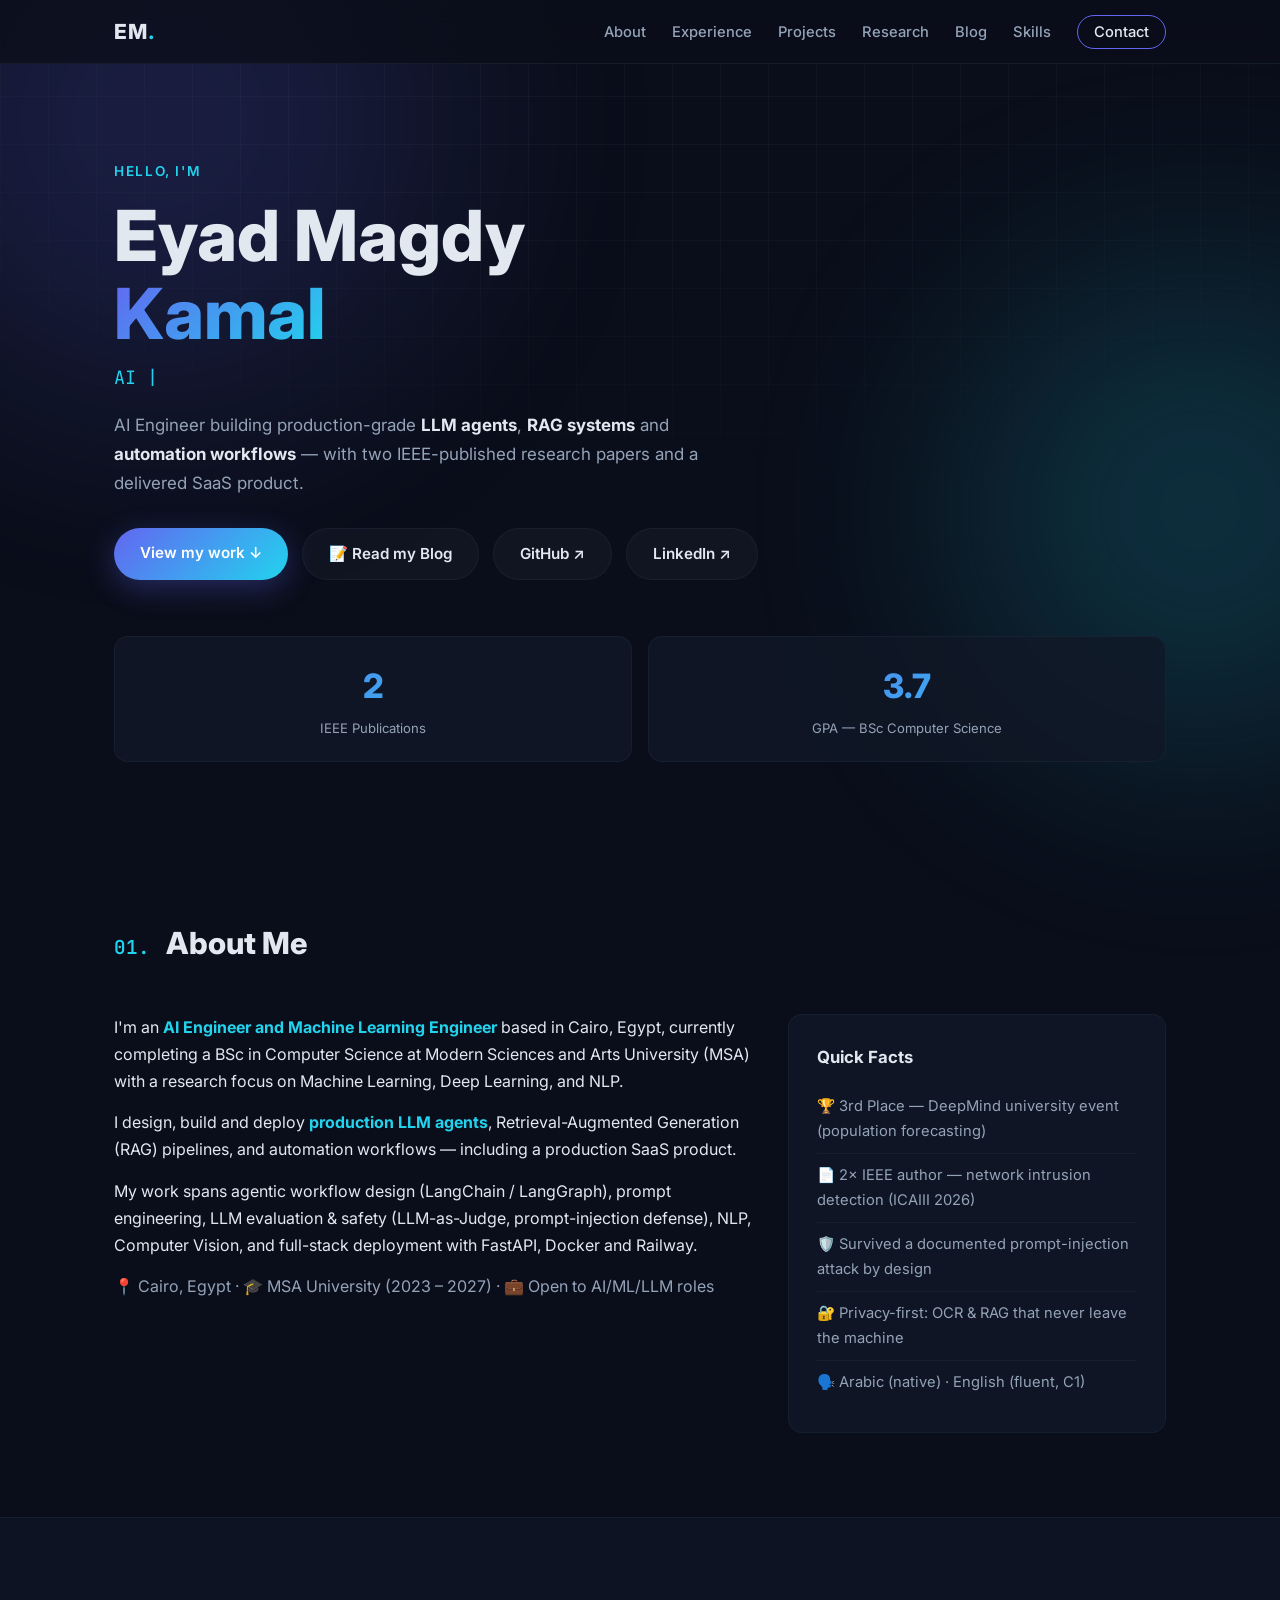
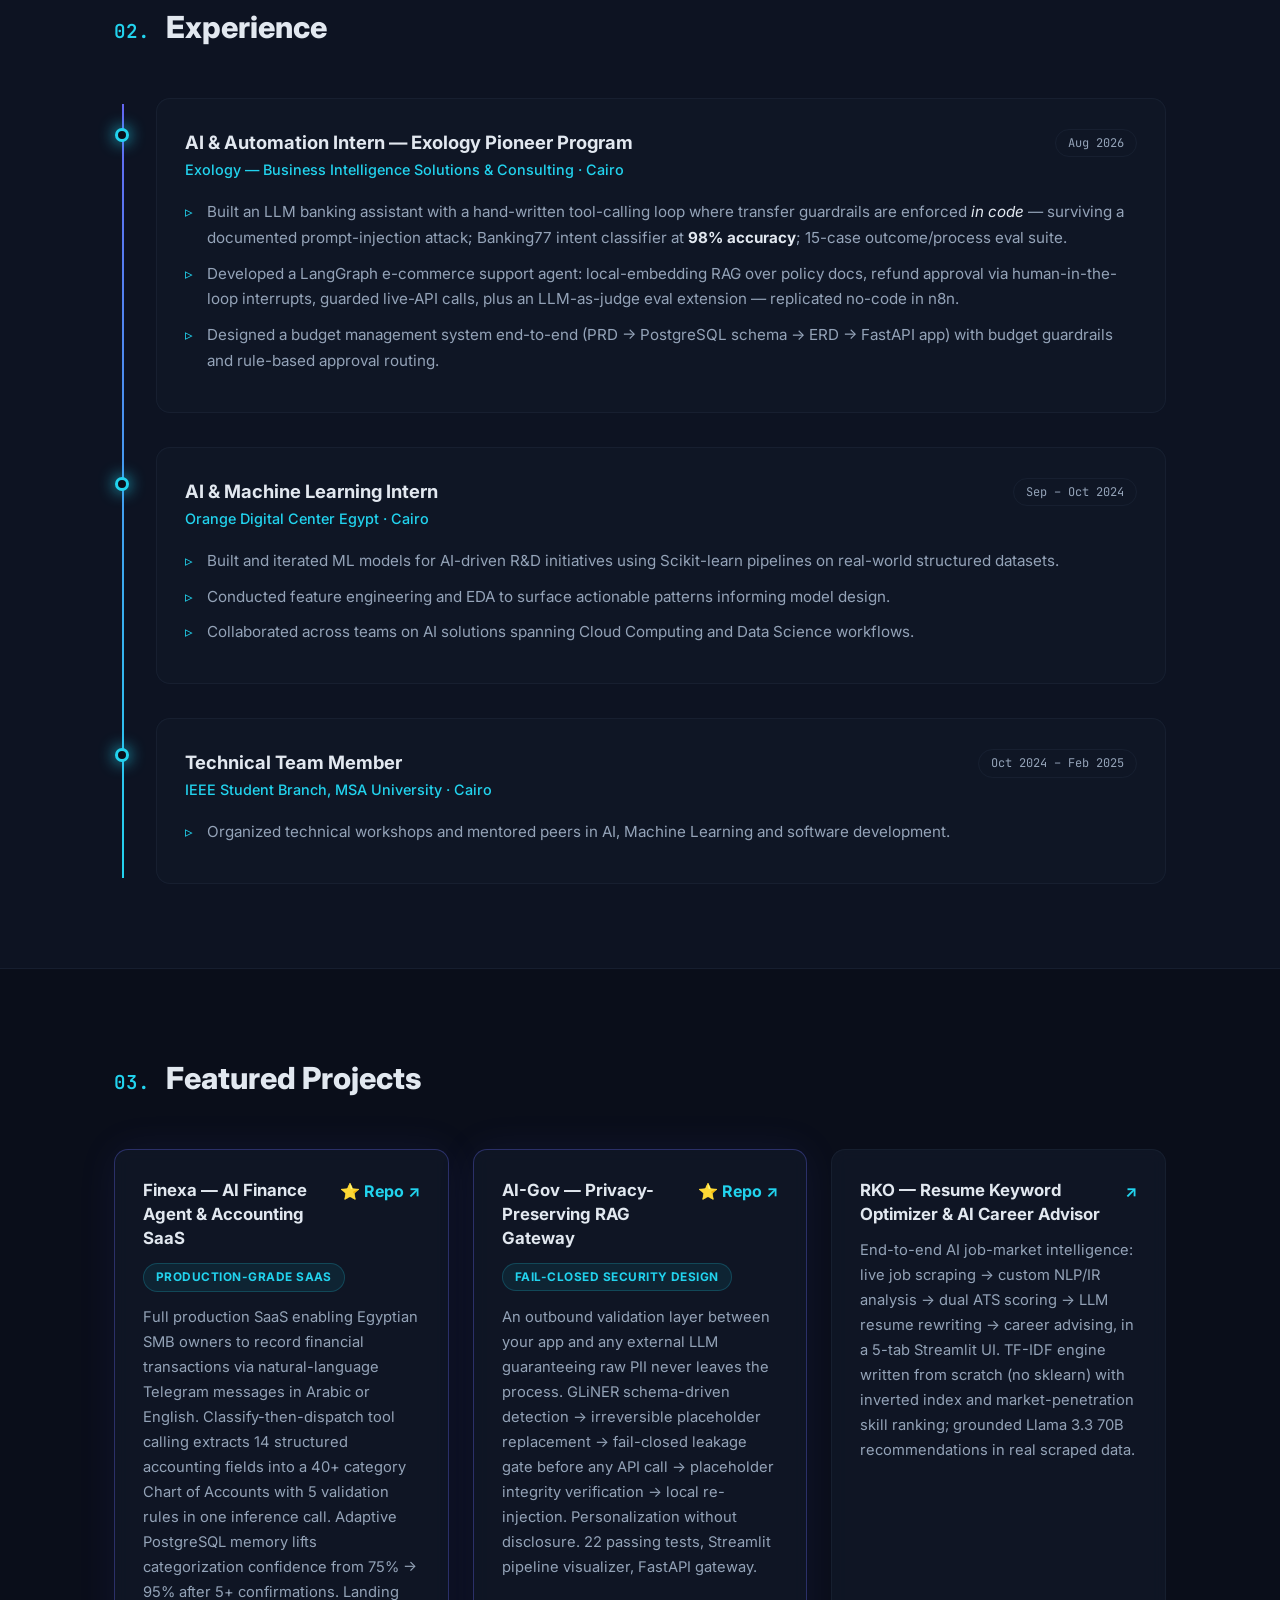
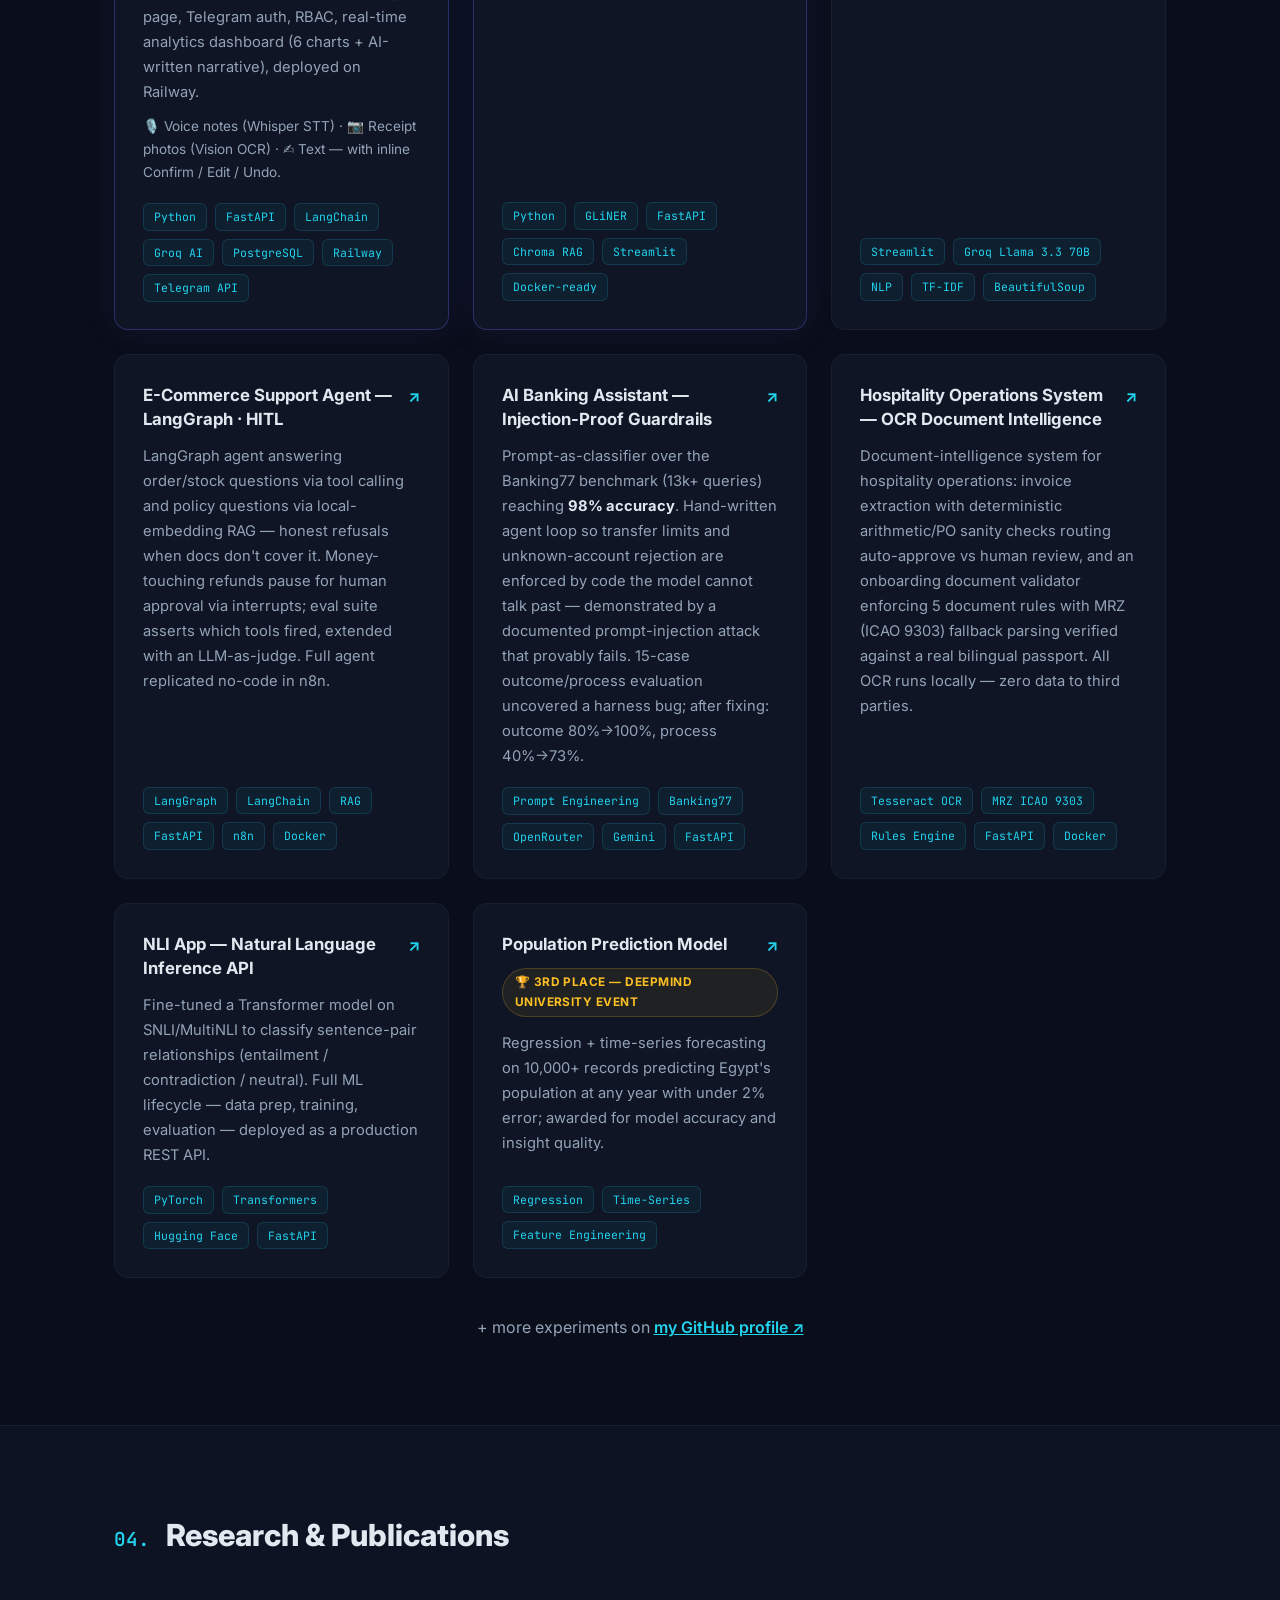
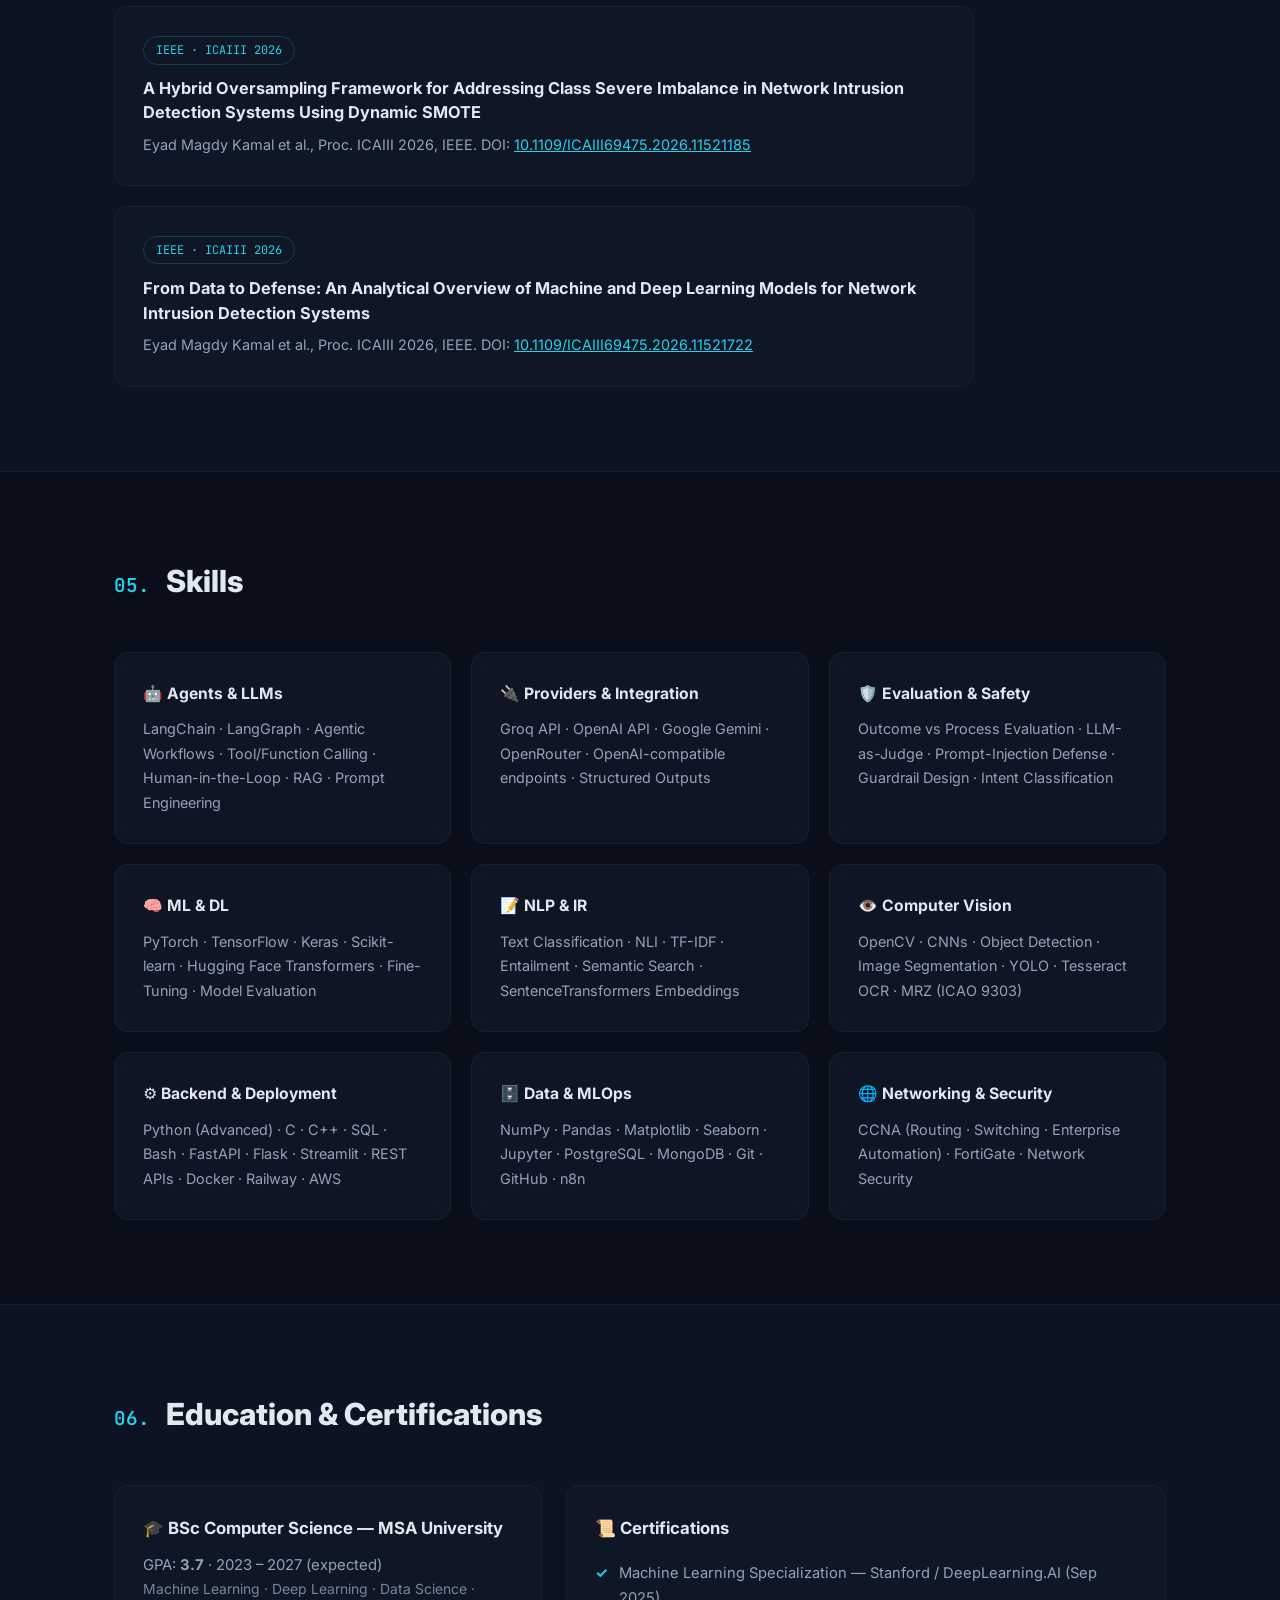
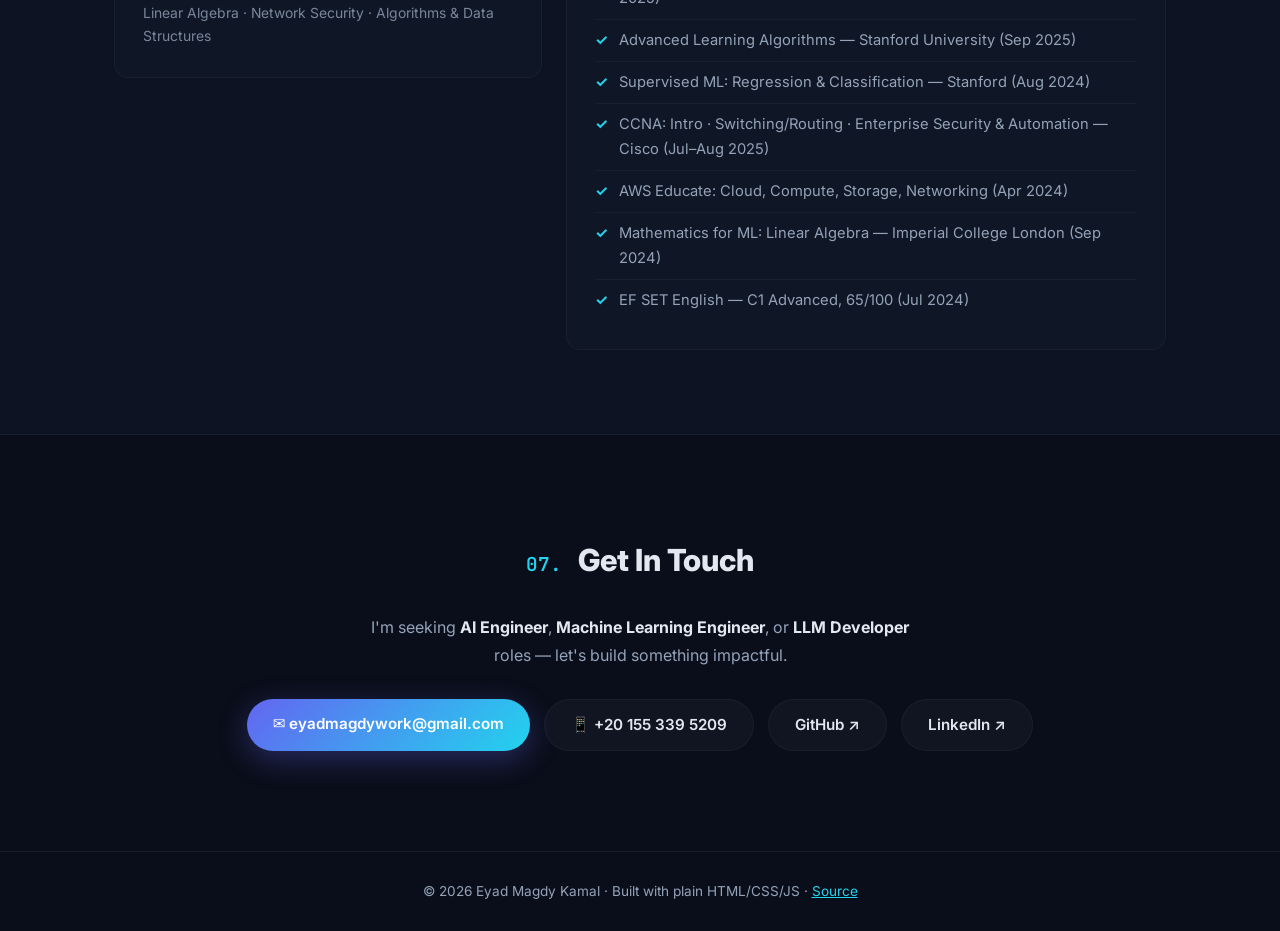
<file: index.html>
<!DOCTYPE html>
<html lang="en">
<head>
<meta charset="UTF-8" />
<meta name="viewport" content="width=device-width, initial-scale=1.0" />
<title>Eyad Magdy Kamal — AI Engineer & LLM Agent Developer</title>
<meta name="description" content="Portfolio of Eyad Magdy Kamal — AI Engineer specializing in LLM agents, RAG systems, NLP and Computer Vision. IEEE-published researcher. Cairo, Egypt." />
<meta name="theme-color" content="#0a0e1a" />
<link rel="canonical" href="https://eyadxe.github.io/" />
<meta property="og:type" content="website" />
<meta property="og:title" content="Eyad Magdy Kamal — AI Engineer & LLM Agent Developer" />
<meta property="og:description" content="AI Engineer building production-grade LLM agents, RAG systems and automation workflows. IEEE-published researcher, Cairo, Egypt." />
<meta property="og:url" content="https://eyadxe.github.io/" />
<meta name="twitter:card" content="summary" />
<meta name="twitter:title" content="Eyad Magdy Kamal — AI Engineer & LLM Agent Developer" />
<meta name="twitter:description" content="AI Engineer building production-grade LLM agents, RAG systems and automation workflows." />
<link rel="preconnect" href="https://fonts.googleapis.com" />
<link rel="preconnect" href="https://fonts.gstatic.com" crossorigin />
<link href="https://fonts.googleapis.com/css2?family=Inter:wght@400;500;600;700;800&family=JetBrains+Mono:wght@400;600&display=swap" rel="stylesheet" />
<link rel="stylesheet" href="style.css" />
<link rel="icon" href="data:image/svg+xml,<svg xmlns='http://www.w3.org/2000/svg' viewBox='0 0 100 100'><text y='.9em' font-size='90'>⚡</text></svg>" />
</head>
<body>

<a href="#main" class="skip-link">Skip to content</a>

<div class="bg-grid" aria-hidden="true"></div>
<div class="bg-glow bg-glow-1" aria-hidden="true"></div>
<div class="bg-glow bg-glow-2" aria-hidden="true"></div>

<nav class="nav">
  <div class="nav-inner">
    <a href="#top" class="logo">EM<span>.</span></a>
    <button class="nav-toggle" id="navToggle" aria-label="Toggle menu" aria-expanded="false" aria-controls="navLinks">☰</button>
    <ul class="nav-links" id="navLinks">
      <li><a href="#about" data-section="about">About</a></li>
      <li><a href="#experience" data-section="experience">Experience</a></li>
      <li><a href="#projects" data-section="projects">Projects</a></li>
      <li><a href="#research" data-section="research">Research</a></li>
      <li><a href="blog.html">Blog</a></li>
      <li><a href="#skills" data-section="skills">Skills</a></li>
      <li><a href="#contact" data-section="contact" class="nav-cta">Contact</a></li>
    </ul>
  </div>
</nav>

<header class="hero" id="top">
  <div class="container hero-inner">
    <p class="hero-kicker reveal">Hello, I'm</p>
    <h1 class="reveal">Eyad Magdy<br /><span class="gradient-text">Kamal</span></h1>
    <p class="hero-role reveal"><span id="typed"></span><span class="cursor">|</span></p>
    <p class="hero-sub reveal">
      AI Engineer building production-grade <strong>LLM agents</strong>, <strong>RAG systems</strong> and
      <strong>automation workflows</strong> — with two IEEE-published research papers and a delivered SaaS product.
    </p>
    <div class="hero-actions reveal">
      <a class="btn btn-primary" href="#projects">View my work ↓</a>
      <a class="btn btn-ghost" href="blog.html">📝 Read my Blog</a>
      <a class="btn btn-ghost" href="https://github.com/eyadXE" target="_blank" rel="noopener">GitHub ↗</a>
      <a class="btn btn-ghost" href="https://www.linkedin.com/in/eyad-magdy/" target="_blank" rel="noopener">LinkedIn ↗</a>
    </div>
    <div class="hero-stats reveal">
      <div class="stat"><span class="stat-num" data-count="2">0</span><span class="stat-label">IEEE Publications</span></div>
      <div class="stat"><span class="stat-num" data-count="3.7">0</span><span class="stat-label">GPA — BSc Computer Science</span></div>
    </div>
  </div>
</header>

<main id="main">
<section class="section" id="about">
  <div class="container">
    <h2 class="section-title reveal"><span class="num">01.</span> About Me</h2>
    <div class="about-grid">
      <div class="reveal">
        <p>
          I'm an <strong>AI Engineer and Machine Learning Engineer</strong> based in Cairo, Egypt, currently completing a
          BSc in Computer Science at Modern Sciences and Arts University (MSA) with a research focus on Machine Learning,
          Deep Learning, and NLP.
        </p>
        <p>
          I design, build and deploy <strong>production LLM agents</strong>, Retrieval-Augmented Generation (RAG)
          pipelines, and automation workflows — including a production
          SaaS product.
        </p>
        <p>
          My work spans agentic workflow design (LangChain / LangGraph), prompt engineering, LLM evaluation &
          safety (LLM-as-Judge, prompt-injection defense), NLP, Computer Vision, and full-stack deployment with
          FastAPI, Docker and Railway.
        </p>
        <p class="about-loc">📍 Cairo, Egypt · 🎓 MSA University (2023 – 2027) · 💼 Open to AI/ML/LLM roles</p>
      </div>
      <aside class="quick-facts card reveal">
        <h3>Quick Facts</h3>
        <ul>
          <li>🏆 3rd Place — DeepMind university event (population forecasting)</li>
          <li>📄 2× IEEE author — network intrusion detection (ICAIII 2026)</li>
          <li>🛡️ Survived a documented prompt-injection attack by design</li>
          <li>🔐 Privacy-first: OCR & RAG that never leave the machine</li>
          <li>🗣️ Arabic (native) · English (fluent, C1)</li>
        </ul>
      </aside>
    </div>
  </div>
</section>

<section class="section section-alt" id="experience">
  <div class="container">
    <h2 class="section-title reveal"><span class="num">02.</span> Experience</h2>
    <div class="timeline">

      <article class="timeline-item reveal">
        <div class="tl-dot"></div>
        <div class="card tl-card">
          <header>
            <h3>AI & Automation Intern — Exology Pioneer Program</h3>
            <span class="tl-meta">Exology — Business Intelligence Solutions & Consulting · Cairo</span>
            <span class="tl-date badge-date">Aug 2026</span>
          </header>
          <ul>
            <li>Built an LLM banking assistant with a hand-written tool-calling loop where transfer guardrails are enforced <em>in code</em> — surviving a documented prompt-injection attack; Banking77 intent classifier at <strong>98% accuracy</strong>; 15-case outcome/process eval suite.</li>
            <li>Developed a LangGraph e-commerce support agent: local-embedding RAG over policy docs, refund approval via human-in-the-loop interrupts, guarded live-API calls, plus an LLM-as-judge eval extension — replicated no-code in n8n.</li>
            <li>Designed a budget management system end-to-end (PRD → PostgreSQL schema → ERD → FastAPI app) with budget guardrails and rule-based approval routing.</li>
          </ul>
        </div>
      </article>

      <article class="timeline-item reveal">
        <div class="tl-dot"></div>
        <div class="card tl-card">
          <header>
            <h3>AI & Machine Learning Intern</h3>
            <span class="tl-meta">Orange Digital Center Egypt · Cairo</span>
            <span class="tl-date badge-date">Sep – Oct 2024</span>
          </header>
          <ul>
            <li>Built and iterated ML models for AI-driven R&D initiatives using Scikit-learn pipelines on real-world structured datasets.</li>
            <li>Conducted feature engineering and EDA to surface actionable patterns informing model design.</li>
            <li>Collaborated across teams on AI solutions spanning Cloud Computing and Data Science workflows.</li>
          </ul>
        </div>
      </article>

      <article class="timeline-item reveal">
        <div class="tl-dot"></div>
        <div class="card tl-card">
          <header>
            <h3>Technical Team Member</h3>
            <span class="tl-meta">IEEE Student Branch, MSA University · Cairo</span>
            <span class="tl-date badge-date">Oct 2024 – Feb 2025</span>
          </header>
          <ul>
            <li>Organized technical workshops and mentored peers in AI, Machine Learning and software development.</li>
          </ul>
        </div>
      </article>

    </div>
  </div>
</section>

<section class="section" id="projects">
  <div class="container">
    <h2 class="section-title reveal"><span class="num">03.</span> Featured Projects</h2>
    <div class="projects-grid">

      <article class="project-card card reveal featured">
        <div class="project-head">
          <h3>Finexa — AI Finance Agent & Accounting SaaS</h3>
          <div class="project-links">
            <a href="https://github.com/eyadXE/FinexaAgent" target="_blank" rel="noopener" aria-label="GitHub repo">⭐ Repo ↗</a>
          </div>
        </div>
        <span class="flag">Production-grade SaaS</span>
        <p>Full production SaaS enabling Egyptian SMB owners to record financial transactions via natural-language Telegram messages in Arabic or English. Classify-then-dispatch tool calling extracts 14 structured accounting fields into a 40+ category Chart of Accounts with 5 validation rules in one inference call. Adaptive PostgreSQL memory lifts categorization confidence from 75% → 95% after 5+ confirmations. Landing page, Telegram auth, RBAC, real-time analytics dashboard (6 charts + AI-written narrative), deployed on Railway.</p>
        <p class="modalities">🎙️ Voice notes (Whisper STT) · 📷 Receipt photos (Vision OCR) · ✍️ Text — with inline Confirm / Edit / Undo.</p>
        <footer class="tags"><span>Python</span><span>FastAPI</span><span>LangChain</span><span>Groq AI</span><span>PostgreSQL</span><span>Railway</span><span>Telegram API</span></footer>
      </article>

      <article class="project-card card reveal featured">
        <div class="project-head">
          <h3>AI-Gov — Privacy-Preserving RAG Gateway</h3>
          <div class="project-links">
            <a href="https://github.com/eyadXE/AI-Gov" target="_blank" rel="noopener" aria-label="GitHub repo">⭐ Repo ↗</a>
          </div>
        </div>
        <span class="flag">Fail-closed security design</span>
        <p>An outbound validation layer between your app and any external LLM guaranteeing raw PII never leaves the process. GLiNER schema-driven detection → irreversible placeholder replacement → fail-closed leakage gate before any API call → placeholder integrity verification → local re-injection. Personalization without disclosure. 22 passing tests, Streamlit pipeline visualizer, FastAPI gateway.</p>
        <footer class="tags"><span>Python</span><span>GLiNER</span><span>FastAPI</span><span>Chroma RAG</span><span>Streamlit</span><span>Docker-ready</span></footer>
      </article>

      <article class="project-card card reveal">
        <div class="project-head">
          <h3>RKO — Resume Keyword Optimizer & AI Career Advisor</h3>
          <div class="project-links">
            <a href="https://github.com/eyadXE/RKO" target="_blank" rel="noopener">↗</a>
          </div>
        </div>
        <p>End-to-end AI job-market intelligence: live job scraping → custom NLP/IR analysis → dual ATS scoring → LLM resume rewriting → career advising, in a 5-tab Streamlit UI. TF-IDF engine written from scratch (no sklearn) with inverted index and market-penetration skill ranking; grounded Llama 3.3 70B recommendations in real scraped data.</p>
        <footer class="tags"><span>Streamlit</span><span>Groq Llama 3.3 70B</span><span>NLP</span><span>TF-IDF</span><span>BeautifulSoup</span></footer>
      </article>

      <article class="project-card card reveal">
        <div class="project-head">
          <h3>E-Commerce Support Agent — LangGraph · HITL</h3>
          <div class="project-links">
            <a href="https://github.com/eyadXE/support-agent-langgraph" target="_blank" rel="noopener">↗</a>
          </div>
        </div>
        <p>LangGraph agent answering order/stock questions via tool calling and policy questions via local-embedding RAG — honest refusals when docs don't cover it. Money-touching refunds pause for human approval via interrupts; eval suite asserts which tools fired, extended with an LLM-as-judge. Full agent replicated no-code in n8n.</p>
        <footer class="tags"><span>LangGraph</span><span>LangChain</span><span>RAG</span><span>FastAPI</span><span>n8n</span><span>Docker</span></footer>
      </article>

      <article class="project-card card reveal">
        <div class="project-head">
          <h3>AI Banking Assistant — Injection-Proof Guardrails</h3>
          <div class="project-links">
            <a href="https://github.com/eyadXE/banking-assistant" target="_blank" rel="noopener">↗</a>
          </div>
        </div>
        <p>Prompt-as-classifier over the Banking77 benchmark (13k+ queries) reaching <strong>98% accuracy</strong>. Hand-written agent loop so transfer limits and unknown-account rejection are enforced by code the model cannot talk past — demonstrated by a documented prompt-injection attack that provably fails. 15-case outcome/process evaluation uncovered a harness bug; after fixing: outcome 80%→100%, process 40%→73%.</p>
        <footer class="tags"><span>Prompt Engineering</span><span>Banking77</span><span>OpenRouter</span><span>Gemini</span><span>FastAPI</span></footer>
      </article>

      <article class="project-card card reveal">
        <div class="project-head">
          <h3>Hospitality Operations System — OCR Document Intelligence</h3>
          <div class="project-links">
            <a href="https://github.com/eyadXE/hospitality-operations-demos" target="_blank" rel="noopener">↗</a>
          </div>
        </div>
        <p>Document-intelligence system for hospitality operations: invoice extraction with deterministic arithmetic/PO sanity checks routing auto-approve vs human review, and an onboarding document validator enforcing 5 document rules with MRZ (ICAO 9303) fallback parsing verified against a real bilingual passport. All OCR runs locally — zero data to third parties.</p>
        <footer class="tags"><span>Tesseract OCR</span><span>MRZ ICAO 9303</span><span>Rules Engine</span><span>FastAPI</span><span>Docker</span></footer>
      </article>

      <article class="project-card card reveal">
        <div class="project-head">
          <h3>NLI App — Natural Language Inference API</h3>
          <div class="project-links">
            <a href="https://github.com/eyadXE/nli-app" target="_blank" rel="noopener">↗</a>
          </div>
        </div>
        <p>Fine-tuned a Transformer model on SNLI/MultiNLI to classify sentence-pair relationships (entailment / contradiction / neutral). Full ML lifecycle — data prep, training, evaluation — deployed as a production REST API.</p>
        <footer class="tags"><span>PyTorch</span><span>Transformers</span><span>Hugging Face</span><span>FastAPI</span></footer>
      </article>

      <article class="project-card card reveal">
        <div class="project-head">
          <h3>Population Prediction Model</h3>
          <div class="project-links">
            <a href="https://github.com/eyadXE/population-prediction-model-" target="_blank" rel="noopener">↗</a>
          </div>
        </div>
        <span class="flag flag-gold">🏆 3rd Place — DeepMind university event</span>
        <p>Regression + time-series forecasting on 10,000+ records predicting Egypt's population at any year with under 2% error; awarded for model accuracy and insight quality.</p>
        <footer class="tags"><span>Regression</span><span>Time-Series</span><span>Feature Engineering</span></footer>
      </article>

    </div>
    <p class="more-repos reveal">+ more experiments on <a href="https://github.com/eyadXE?tab=repositories" target="_blank" rel="noopener">my GitHub profile ↗</a></p>
  </div>
</section>

<section class="section section-alt" id="research">
  <div class="container">
    <h2 class="section-title reveal"><span class="num">04.</span> Research & Publications</h2>
    <div class="pub-list">
      <article class="card pub reveal">
        <span class="pub-tag">IEEE · ICAIII 2026</span>
        <h3>A Hybrid Oversampling Framework for Addressing Class Severe Imbalance in Network Intrusion Detection Systems Using Dynamic SMOTE</h3>
        <p>Eyad Magdy Kamal et al., Proc. ICAIII 2026, IEEE. DOI: <a href="https://doi.org/10.1109/ICAIII69475.2026.11521185" target="_blank" rel="noopener">10.1109/ICAIII69475.2026.11521185</a></p>
      </article>
      <article class="card pub reveal">
        <span class="pub-tag">IEEE · ICAIII 2026</span>
        <h3>From Data to Defense: An Analytical Overview of Machine and Deep Learning Models for Network Intrusion Detection Systems</h3>
        <p>Eyad Magdy Kamal et al., Proc. ICAIII 2026, IEEE. DOI: <a href="https://doi.org/10.1109/ICAIII69475.2026.11521722" target="_blank" rel="noopener">10.1109/ICAIII69475.2026.11521722</a></p>
      </article>
    </div>
  </div>
</section>

<section class="section" id="skills">
  <div class="container">
    <h2 class="section-title reveal"><span class="num">05.</span> Skills</h2>
    <div class="skills-grid">
      <div class="card skill-cat reveal"><h3>🤖 Agents & LLMs</h3><p>LangChain · LangGraph · Agentic Workflows · Tool/Function Calling · Human-in-the-Loop · RAG · Prompt Engineering</p></div>
      <div class="card skill-cat reveal"><h3>🔌 Providers & Integration</h3><p>Groq API · OpenAI API · Google Gemini · OpenRouter · OpenAI-compatible endpoints · Structured Outputs</p></div>
      <div class="card skill-cat reveal"><h3>🛡️ Evaluation & Safety</h3><p>Outcome vs Process Evaluation · LLM-as-Judge · Prompt-Injection Defense · Guardrail Design · Intent Classification</p></div>
      <div class="card skill-cat reveal"><h3>🧠 ML & DL</h3><p>PyTorch · TensorFlow · Keras · Scikit-learn · Hugging Face Transformers · Fine-Tuning · Model Evaluation</p></div>
      <div class="card skill-cat reveal"><h3>📝 NLP & IR</h3><p>Text Classification · NLI · TF-IDF · Entailment · Semantic Search · SentenceTransformers Embeddings</p></div>
      <div class="card skill-cat reveal"><h3>👁️ Computer Vision</h3><p>OpenCV · CNNs · Object Detection · Image Segmentation · YOLO · Tesseract OCR · MRZ (ICAO 9303)</p></div>
      <div class="card skill-cat reveal"><h3>⚙️ Backend & Deployment</h3><p>Python (Advanced) · C · C++ · SQL · Bash · FastAPI · Flask · Streamlit · REST APIs · Docker · Railway · AWS</p></div>
      <div class="card skill-cat reveal"><h3>🗄️ Data & MLOps</h3><p>NumPy · Pandas · Matplotlib · Seaborn · Jupyter · PostgreSQL · MongoDB · Git · GitHub · n8n</p></div>
      <div class="card skill-cat reveal"><h3>🌐 Networking & Security</h3><p>CCNA (Routing · Switching · Enterprise Automation) · FortiGate · Network Security</p></div>
    </div>
  </div>
</section>

<section class="section section-alt" id="certifications">
  <div class="container">
    <h2 class="section-title reveal"><span class="num">06.</span> Education & Certifications</h2>
    <div class="cert-grid">
      <div class="card edu reveal">
        <h3>🎓 BSc Computer Science — MSA University</h3>
        <p>GPA: <strong>3.7</strong> · 2023 – 2027 (expected)</p>
        <p class="muted">Machine Learning · Deep Learning · Data Science · Linear Algebra · Network Security · Algorithms & Data Structures</p>
      </div>
      <div class="card edu reveal">
        <h3>📜 Certifications</h3>
        <ul class="cert-list">
          <li>Machine Learning Specialization — Stanford / DeepLearning.AI (Sep 2025)</li>
          <li>Advanced Learning Algorithms — Stanford University (Sep 2025)</li>
          <li>Supervised ML: Regression & Classification — Stanford (Aug 2024)</li>
          <li>CCNA: Intro · Switching/Routing · Enterprise Security & Automation — Cisco (Jul–Aug 2025)</li>
          <li>AWS Educate: Cloud, Compute, Storage, Networking (Apr 2024)</li>
          <li>Mathematics for ML: Linear Algebra — Imperial College London (Sep 2024)</li>
          <li>EF SET English — C1 Advanced, 65/100 (Jul 2024)</li>
        </ul>
      </div>
    </div>
  </div>
</section>

<section class="section contact" id="contact">
  <div class="container center">
    <h2 class="section-title reveal"><span class="num">07.</span> Get In Touch</h2>
    <p class="reveal contact-lead">I'm seeking <strong>AI Engineer</strong>, <strong>Machine Learning Engineer</strong>, or <strong>LLM Developer</strong> roles — let's build something impactful.</p>
    <div class="hero-actions reveal">
      <a class="btn btn-primary" href="mailto:eyadmagdywork@gmail.com">✉️ eyadmagdywork@gmail.com</a>
      <a class="btn btn-ghost" href="tel:+201553395209">📱 +20 155 339 5209</a>
      <a class="btn btn-ghost" href="https://github.com/eyadXE" target="_blank" rel="noopener">GitHub ↗</a>
      <a class="btn btn-ghost" href="https://www.linkedin.com/in/eyad-magdy/" target="_blank" rel="noopener">LinkedIn ↗</a>
    </div>
  </div>
</section>
</main>

<footer class="footer">
  <p>© 2026 Eyad Magdy Kamal · Built with plain HTML/CSS/JS · <a href="https://github.com/eyadXE/eyadXE.github.io" target="_blank" rel="noopener">Source</a></p>
</footer>

<button id="backToTop" class="back-to-top" aria-label="Back to top">↑</button>

<script src="script.js"></script>
</body>
</html>
</file>
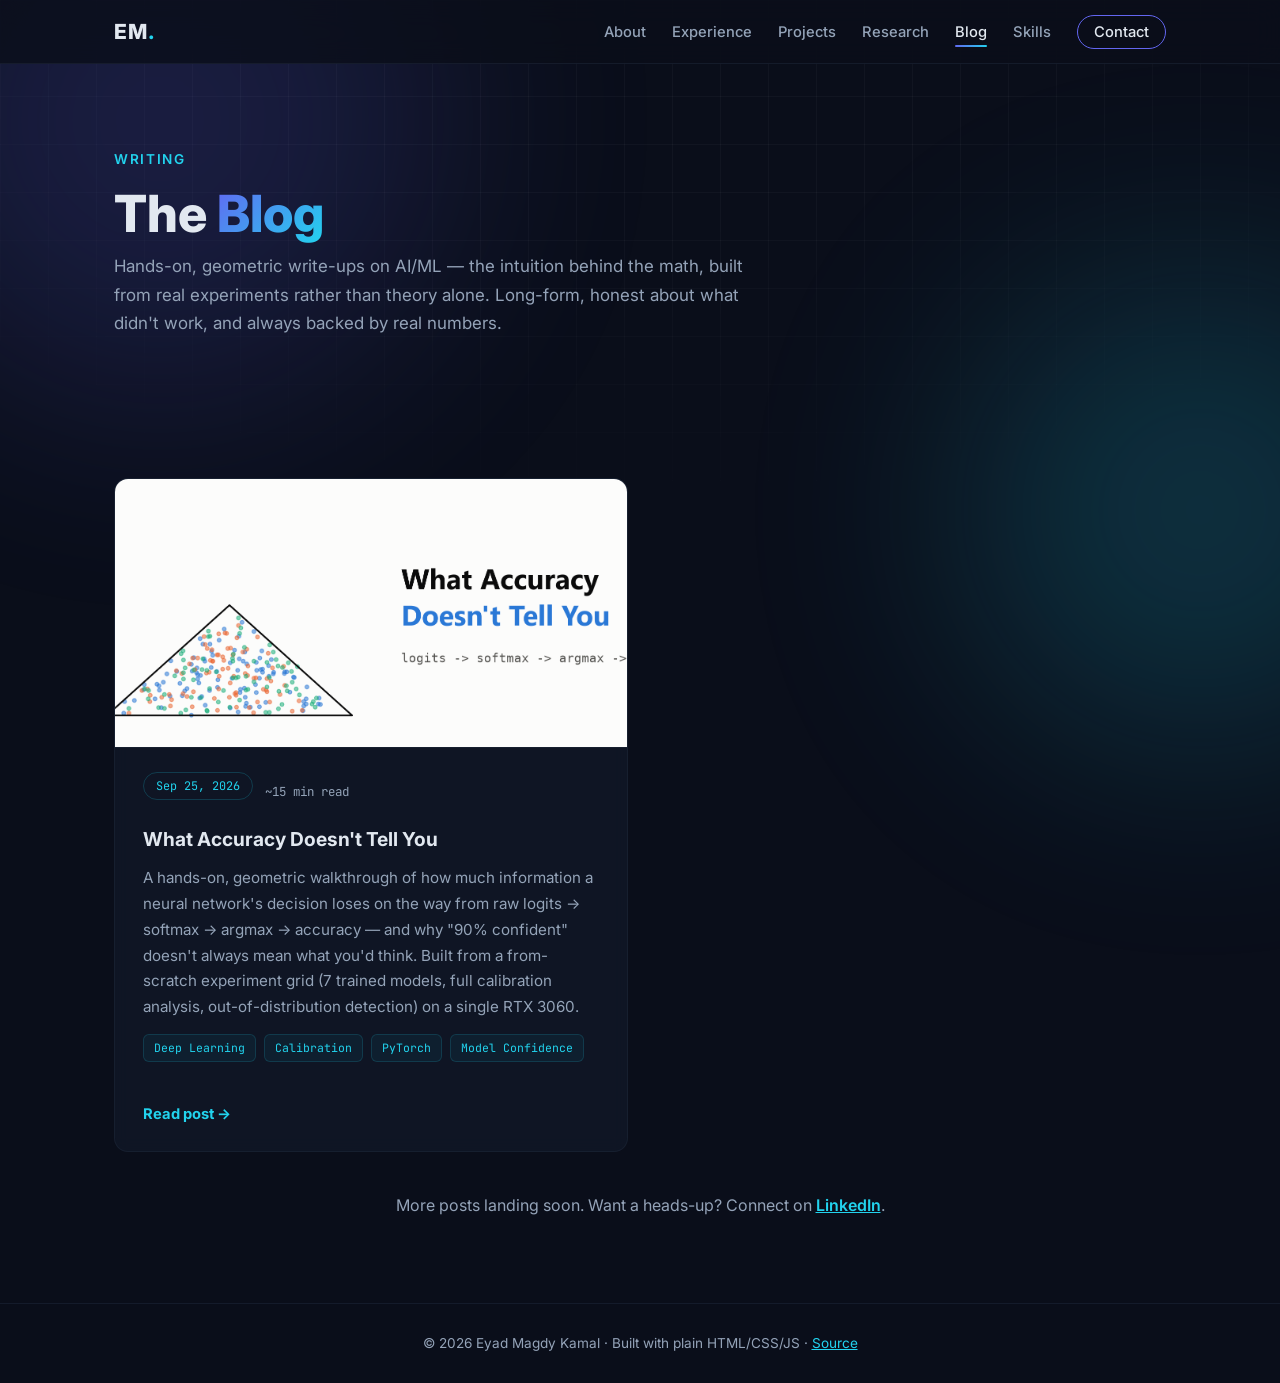
<file: blog.html>
<!DOCTYPE html>
<html lang="en">
<head>
<meta charset="UTF-8" />
<meta name="viewport" content="width=device-width, initial-scale=1.0" />
<title>Blog — Eyad Magdy Kamal</title>
<meta name="description" content="Hands-on, geometric deep dives into AI/ML — calibration, LLM agents, RAG, and the intuition behind the math, written by Eyad Magdy Kamal." />
<meta name="theme-color" content="#0a0e1a" />
<link rel="canonical" href="https://eyadxe.github.io/blog.html" />
<meta property="og:type" content="website" />
<meta property="og:title" content="Blog — Eyad Magdy Kamal" />
<meta property="og:description" content="Hands-on, geometric deep dives into AI/ML, written by Eyad Magdy Kamal." />
<meta property="og:url" content="https://eyadxe.github.io/blog.html" />
<meta name="twitter:card" content="summary" />
<meta name="twitter:title" content="Blog — Eyad Magdy Kamal" />
<meta name="twitter:description" content="Hands-on, geometric deep dives into AI/ML, written by Eyad Magdy Kamal." />
<link rel="preconnect" href="https://fonts.googleapis.com" />
<link rel="preconnect" href="https://fonts.gstatic.com" crossorigin />
<link href="https://fonts.googleapis.com/css2?family=Inter:wght@400;500;600;700;800&family=JetBrains+Mono:wght@400;600&display=swap" rel="stylesheet" />
<link rel="stylesheet" href="style.css" />
<link rel="icon" href="data:image/svg+xml,<svg xmlns='http://www.w3.org/2000/svg' viewBox='0 0 100 100'><text y='.9em' font-size='90'>⚡</text></svg>" />
</head>
<body>

<a href="#main" class="skip-link">Skip to content</a>

<div class="bg-grid" aria-hidden="true"></div>
<div class="bg-glow bg-glow-1" aria-hidden="true"></div>
<div class="bg-glow bg-glow-2" aria-hidden="true"></div>

<nav class="nav">
  <div class="nav-inner">
    <a href="index.html#top" class="logo">EM<span>.</span></a>
    <button class="nav-toggle" id="navToggle" aria-label="Toggle menu" aria-expanded="false" aria-controls="navLinks">☰</button>
    <ul class="nav-links" id="navLinks">
      <li><a href="index.html#about">About</a></li>
      <li><a href="index.html#experience">Experience</a></li>
      <li><a href="index.html#projects">Projects</a></li>
      <li><a href="index.html#research">Research</a></li>
      <li><a href="blog.html" class="active" aria-current="page">Blog</a></li>
      <li><a href="index.html#skills">Skills</a></li>
      <li><a href="index.html#contact" class="nav-cta">Contact</a></li>
    </ul>
  </div>
</nav>

<header class="hero blog-hero" id="top">
  <div class="container hero-inner">
    <p class="hero-kicker reveal">Writing</p>
    <h1 class="reveal">The <span class="gradient-text">Blog</span></h1>
    <p class="hero-sub reveal">
      Hands-on, geometric write-ups on AI/ML — the intuition behind the math, built from real experiments
      rather than theory alone. Long-form, honest about what didn't work, and always backed by real numbers.
    </p>
  </div>
</header>

<main id="main">
<section class="section" id="posts">
  <div class="container">
    <div class="blog-grid">

      <a class="card blog-card reveal" href="posts/what-accuracy-doesnt-tell-you.html">
        <img class="blog-card-thumb" src="assets/blog/what-accuracy-doesnt-tell-you/cover_1600x840.png" alt="" loading="lazy" />
        <div class="blog-card-meta">
          <span class="pub-tag">Sep 25, 2026</span>
          <span class="blog-read-time">~15 min read</span>
        </div>
        <h2>What Accuracy Doesn't Tell You</h2>
        <p>
          A hands-on, geometric walkthrough of how much information a neural network's decision loses on the way
          from raw logits → softmax → argmax → accuracy — and why "90% confident" doesn't always mean what you'd
          think. Built from a from-scratch experiment grid (7 trained models, full calibration analysis,
          out-of-distribution detection) on a single RTX 3060.
        </p>
        <footer class="tags">
          <span>Deep Learning</span><span>Calibration</span><span>PyTorch</span><span>Model Confidence</span>
        </footer>
        <span class="blog-card-cta">Read post →</span>
      </a>

    </div>

    <p class="blog-empty-note reveal">
      More posts landing soon. Want a heads-up? Connect on
      <a href="https://www.linkedin.com/in/eyad-magdy/" target="_blank" rel="noopener">LinkedIn</a>.
    </p>
  </div>
</section>
</main>

<footer class="footer">
  <p>© 2026 Eyad Magdy Kamal · Built with plain HTML/CSS/JS · <a href="https://github.com/eyadXE/eyadXE.github.io" target="_blank" rel="noopener">Source</a></p>
</footer>

<button id="backToTop" class="back-to-top" aria-label="Back to top">↑</button>

<script src="script.js"></script>
</body>
</html>
</file>
<file: style.css>
:root {
  --bg: #0a0e1a;
  --bg-alt: #0d1322;
  --card: #111827cc;
  --border: #1e293b88;
  --text: #e2e8f0;
  --muted: #94a3b8;
  --accent: #6366f1;
  --accent-2: #22d3ee;
  --gradient: linear-gradient(135deg, #6366f1, #22d3ee);
  --radius: 14px;
}

* { margin: 0; padding: 0; box-sizing: border-box; }

html { scroll-behavior: smooth; }

/* ---------- accessibility ---------- */
:focus-visible {
  outline: 2px solid var(--accent-2);
  outline-offset: 3px;
  border-radius: 4px;
}
.skip-link {
  position: absolute; top: -100px; left: 16px; z-index: 100;
  background: var(--accent); color: #fff; padding: 10px 18px;
  border-radius: 8px; text-decoration: none; font-weight: 600; font-size: .9rem;
  transition: top .2s;
}
.skip-link:focus { top: 16px; }

body {
  background: var(--bg);
  color: var(--text);
  font-family: "Inter", system-ui, -apple-system, sans-serif;
  line-height: 1.7;
  overflow-x: hidden;
}

/* ---------- background decor ---------- */
.bg-grid {
  position: fixed; inset: 0; z-index: -2;
  background-image:
    linear-gradient(#ffffff08 1px, transparent 1px),
    linear-gradient(90deg, #ffffff08 1px, transparent 1px);
  background-size: 48px 48px;
  mask-image: radial-gradient(ellipse 80% 60% at 50% 0%, #000 40%, transparent 100%);
}
.bg-glow {
  position: fixed; z-index: -1; border-radius: 50%;
  filter: blur(120px); opacity: .18; pointer-events: none;
}
.bg-glow-1 { width: 560px; height: 560px; top: -160px; left: -120px; background: var(--accent); }
.bg-glow-2 { width: 480px; height: 480px; top: 30vh; right: -160px; background: var(--accent-2); }

.container { max-width: 1100px; margin: 0 auto; padding: 0 24px; }
.center { text-align: center; }

/* ---------- nav ---------- */
.nav {
  position: sticky; top: 0; z-index: 50;
  backdrop-filter: blur(14px);
  background: #0a0e1acc;
  border-bottom: 1px solid var(--border);
}
.nav-inner {
  max-width: 1100px; margin: 0 auto; padding: 14px 24px;
  display: flex; align-items: center; justify-content: space-between;
}
.logo {
  font-weight: 800; font-size: 1.3rem; color: var(--text); text-decoration: none;
  letter-spacing: .05em;
}
.logo span { color: var(--accent-2); }
.nav-links { display: flex; gap: 26px; list-style: none; align-items: center; }
.nav-links a {
  color: var(--muted); text-decoration: none; font-size: .92rem; font-weight: 500;
  transition: color .2s;
}
.nav-links a:hover { color: var(--text); }
.nav-links a.active { color: var(--text); position: relative; }
.nav-links a.active::after {
  content: ""; position: absolute; left: 0; right: 0; bottom: -6px; height: 2px;
  background: var(--gradient); border-radius: 2px;
}
.nav-links a.nav-cta.active::after { display: none; }
.nav-cta {
  padding: 7px 16px !important;
  border: 1px solid var(--accent); border-radius: 99px; color: var(--text) !important;
  transition: background .2s, box-shadow .2s;
}
.nav-cta:hover { background: #6366f122; box-shadow: 0 0 24px #6366f144; }
.nav-toggle { display: none; background: none; border: none; color: var(--text); font-size: 1.4rem; cursor: pointer; }

/* ---------- hero ---------- */
.hero { padding: 96px 0 72px; }
.hero-kicker { color: var(--accent-2); font-weight: 600; letter-spacing: .12em; text-transform: uppercase; font-size: .85rem; }
.hero h1 {
  font-size: clamp(2.6rem, 7vw, 4.4rem);
  font-weight: 800; line-height: 1.1; margin: 14px 0 10px;
}
.gradient-text {
  background: var(--gradient);
  -webkit-background-clip: text; background-clip: text; color: transparent;
}
.hero-role {
  font-family: "JetBrains Mono", monospace;
  color: var(--accent-2); font-size: 1.15rem; min-height: 1.8em; margin-bottom: 16px;
}
.cursor { animation: blink 1s steps(1) infinite; }
@keyframes blink { 50% { opacity: 0; } }
.hero-sub { max-width: 620px; color: var(--muted); font-size: 1.06rem; }
.hero-sub strong { color: var(--text); }
.hero-actions { display: flex; flex-wrap: wrap; gap: 14px; margin-top: 30px; }

.btn {
  display: inline-block; padding: 12px 26px; border-radius: 99px;
  font-weight: 600; font-size: .95rem; text-decoration: none;
  transition: transform .2s, box-shadow .2s, background .2s;
}
.btn:hover { transform: translateY(-2px); }
.btn-primary {
  background: var(--gradient); color: #fff;
  box-shadow: 0 8px 30px #6366f155;
}
.btn-primary:hover { box-shadow: 0 12px 40px #6366f188; }
.btn-ghost {
  border: 1px solid var(--border); color: var(--text); background: #ffffff08;
}
.btn-ghost:hover { border-color: var(--accent); background: #6366f114; }

.hero-stats {
  display: grid; grid-template-columns: repeat(auto-fit, minmax(180px, 1fr));
  gap: 16px; margin-top: 56px;
}
.stat {
  background: var(--card); border: 1px solid var(--border); border-radius: var(--radius);
  padding: 20px; text-align: center;
  transition: transform .25s, border-color .25s;
}
.stat:hover { transform: translateY(-4px); border-color: var(--accent-2); }
.stat-num {
  display: block; font-size: 2.1rem; font-weight: 800;
  background: var(--gradient); -webkit-background-clip: text; background-clip: text; color: transparent;
}
.stat-label { font-size: .82rem; color: var(--muted); }

/* ---------- sections ---------- */
.section { padding: 84px 0; position: relative; }
.section-alt { background: var(--bg-alt); border-block: 1px solid var(--border); }
.section-title { font-size: 1.9rem; font-weight: 800; margin-bottom: 44px; }
.section-title .num {
  font-family: "JetBrains Mono", monospace;
  color: var(--accent-2); font-size: 1.2rem; margin-right: 10px; font-weight: 600;
}

.card {
  background: var(--card); border: 1px solid var(--border); border-radius: var(--radius);
  padding: 28px; backdrop-filter: blur(8px);
  transition: transform .25s, border-color .25s, box-shadow .25s;
}
.card:hover { border-color: #6366f166; box-shadow: 0 10px 40px #00000055; }

/* ---------- about ---------- */
.about-grid { display: grid; grid-template-columns: 1.7fr 1fr; gap: 32px; align-items: start; }
.about-grid p + p { margin-top: 14px; }
.about-grid strong { color: var(--accent-2); }
.about-loc { margin-top: 20px; color: var(--muted); }
.quick-facts h3 { margin-bottom: 14px; font-size: 1.05rem; }
.quick-facts ul { list-style: none; }
.quick-facts li { padding: 9px 0; border-bottom: 1px solid var(--border); font-size: .92rem; color: var(--muted); }
.quick-facts li:last-child { border-bottom: none; }

/* ---------- timeline ---------- */
.timeline { position: relative; margin-left: 8px; padding-left: 34px; }
.timeline::before {
  content: ""; position: absolute; left: 0; top: 6px; bottom: 6px; width: 2px;
  background: linear-gradient(var(--accent), var(--accent-2));
}
.timeline-item { position: relative; margin-bottom: 34px; }
.timeline-item:last-child { margin-bottom: 0; }
.tl-dot {
  position: absolute; left: -41px; top: 30px; width: 14px; height: 14px;
  border-radius: 50%; background: var(--bg);
  border: 3px solid var(--accent-2); box-shadow: 0 0 16px var(--accent-2);
}
.tl-card header { position: relative; margin-bottom: 16px; }
.tl-card h3 { font-size: 1.15rem; }
.tl-meta { display: block; color: var(--accent-2); font-size: .9rem; font-weight: 500; }
.badge-date {
  position: absolute; right: 0; top: 2px;
  font-family: "JetBrains Mono", monospace; font-size: .75rem;
  color: var(--muted); border: 1px solid var(--border); border-radius: 99px; padding: 3px 12px;
}
.tl-card ul { list-style: none; }
.tl-card li {
  padding-left: 22px; position: relative; margin-bottom: 10px;
  color: var(--muted); font-size: .95rem;
}
.tl-card li::before { content: "▹"; position: absolute; left: 0; color: var(--accent-2); }
.tl-card li strong, .tl-card li em { color: var(--text); }

/* ---------- projects ---------- */
.projects-grid {
  display: grid; grid-template-columns: repeat(auto-fill, minmax(320px, 1fr)); gap: 24px;
}
.project-card { display: flex; flex-direction: column; }
.project-card.featured { border-color: #6366f155; box-shadow: 0 0 40px #6366f115; }
.project-head { display: flex; justify-content: space-between; align-items: flex-start; gap: 12px; }
.project-card h3 { font-size: 1.05rem; margin-bottom: 12px; line-height: 1.45; }
.project-links a { color: var(--accent-2); text-decoration: none; font-weight: 700; white-space: nowrap; }
.project-card p { color: var(--muted); font-size: .92rem; margin-bottom: 10px; flex-grow: 1; }
.project-card p strong { color: var(--text); }
.modalities { font-size: .85rem !important; }
.flag {
  display: inline-block; width: fit-content;
  font-size: .74rem; font-weight: 700; letter-spacing: .04em; text-transform: uppercase;
  color: var(--accent-2); background: #22d3ee14; border: 1px solid #22d3ee33;
  border-radius: 99px; padding: 3px 12px; margin-bottom: 14px;
}
.flag-gold { color: #fbbf24; background: #fbbf2412; border-color: #fbbf2433; }
.tags { display: flex; flex-wrap: wrap; gap: 8px; margin-top: auto; padding-top: 8px; }
.tags span {
  font-family: "JetBrains Mono", monospace; font-size: .72rem;
  color: var(--accent-2); background: #22d3ee0d; border: 1px solid #22d3ee26;
  border-radius: 6px; padding: 3px 10px;
}
.more-repos { text-align: center; margin-top: 36px; color: var(--muted); }
.more-repos a { color: var(--accent-2); font-weight: 600; }

/* ---------- research ---------- */
.pub-list { display: grid; gap: 20px; max-width: 860px; }
.pub-tag {
  display: inline-block; font-family: "JetBrains Mono", monospace; font-size: .74rem;
  color: var(--accent-2); border: 1px solid #22d3ee33; border-radius: 99px; padding: 3px 12px; margin-bottom: 12px;
}
.pub h3 { font-size: 1.02rem; margin-bottom: 8px; line-height: 1.5; }
.pub p { color: var(--muted); font-size: .9rem; }
.pub a { color: var(--accent-2); }

/* ---------- skills ---------- */
.skills-grid { display: grid; grid-template-columns: repeat(auto-fill, minmax(300px, 1fr)); gap: 20px; }
.skill-cat h3 { font-size: .98rem; margin-bottom: 10px; }
.skill-cat p { color: var(--muted); font-size: .9rem; }

/* ---------- education & certs ---------- */
.cert-grid { display: grid; grid-template-columns: 1fr 1.4fr; gap: 24px; align-items: start; }
.edu h3 { font-size: 1.05rem; margin-bottom: 10px; }
.edu p { color: var(--muted); font-size: .93rem; }
.muted { color: var(--muted); opacity: .8; font-size: .87rem !important; }
.cert-list { list-style: none; }
.cert-list li {
  padding: 8px 0 8px 24px; position: relative; font-size: .92rem; color: var(--muted);
  border-bottom: 1px solid var(--border);
}
.cert-list li:last-child { border-bottom: none; }
.cert-list li::before { content: "✓"; position: absolute; left: 0; color: var(--accent-2); font-weight: 700; }

/* ---------- contact ---------- */
.contact { padding: 100px 0; }
.contact-lead { color: var(--muted); max-width: 560px; margin: -16px auto 8px; }
.contact-lead strong { color: var(--text); }
.contact .hero-actions { justify-content: center; }

.footer {
  border-top: 1px solid var(--border); padding: 28px 24px; text-align: center;
  color: var(--muted); font-size: .85rem;
}
.footer a { color: var(--accent-2); }

/* ---------- back to top ---------- */
.back-to-top {
  position: fixed; right: 24px; bottom: 24px; z-index: 40;
  width: 46px; height: 46px; border-radius: 50%; border: 1px solid var(--border);
  background: var(--card); color: var(--text); font-size: 1.2rem; cursor: pointer;
  backdrop-filter: blur(8px);
  opacity: 0; visibility: hidden; transform: translateY(12px);
  transition: opacity .25s, transform .25s, visibility .25s, border-color .25s;
}
.back-to-top.visible { opacity: 1; visibility: visible; transform: none; }
.back-to-top:hover { border-color: var(--accent-2); box-shadow: 0 0 20px #22d3ee33; }

/* ---------- blog ---------- */
.blog-hero { padding: 84px 0 56px; }
.blog-hero h1 { font-size: clamp(2.2rem, 6vw, 3.2rem); }
.blog-hero .hero-sub { max-width: 640px; }
.blog-grid { display: grid; grid-template-columns: repeat(auto-fill, minmax(340px, 1fr)); gap: 24px; }
.blog-card {
  display: flex; flex-direction: column;
  text-decoration: none; color: inherit;
  overflow: hidden; padding: 0;
}
.blog-card-thumb {
  width: 100%; aspect-ratio: 1600 / 840; object-fit: cover;
  display: block; border-bottom: 1px solid var(--border);
}
.blog-card > *:not(.blog-card-thumb) { padding-left: 28px; padding-right: 28px; }
.blog-card-meta { padding-top: 24px; }
.blog-card .tags { padding-bottom: 24px; }
.blog-card-cta { padding-bottom: 24px; }
.blog-card-meta { display: flex; align-items: center; gap: 12px; margin-bottom: 14px; flex-wrap: wrap; }
.blog-read-time {
  font-family: "JetBrains Mono", monospace; font-size: .78rem; color: var(--muted);
}
.blog-card h2 { font-size: 1.2rem; margin-bottom: 12px; line-height: 1.4; }
.blog-card p { color: var(--muted); font-size: .95rem; flex-grow: 1; margin-bottom: 14px; }
.blog-card .tags { margin-top: 0; margin-bottom: 16px; padding-top: 0; }
.blog-card-cta {
  font-weight: 700; font-size: .92rem; color: var(--accent-2); text-decoration: none;
}
.blog-card-cta.muted { color: var(--muted); }
.blog-empty-note { text-align: center; margin-top: 40px; color: var(--muted); }
.blog-empty-note a { color: var(--accent-2); font-weight: 600; }

/* ---------- article (long-form post) ---------- */
.article-header { padding: 72px 0 32px; }
.back-link {
  display: inline-flex; align-items: center; gap: 6px; color: var(--accent-2);
  text-decoration: none; font-size: .9rem; font-weight: 600; margin-bottom: 24px;
}
.back-link:hover { text-decoration: underline; }
.article-title { font-size: clamp(2rem, 5.5vw, 3rem); font-weight: 800; line-height: 1.15; margin-bottom: 18px; }
.article-meta {
  display: flex; flex-wrap: wrap; gap: 14px; align-items: center;
  color: var(--muted); font-size: .9rem; margin-bottom: 22px;
}
.article-meta .dot::before { content: "·"; margin-right: 14px; color: var(--border); }
.article-tags { display: flex; flex-wrap: wrap; gap: 8px; }
.article-tags span {
  font-family: "JetBrains Mono", monospace; font-size: .72rem;
  color: var(--accent-2); background: #22d3ee0d; border: 1px solid #22d3ee26;
  border-radius: 6px; padding: 3px 10px;
}
.article-cover { width: 100%; border-radius: var(--radius); border: 1px solid var(--border); margin: 8px 0 0; display: block; }

.article-body { max-width: 760px; margin: 0 auto; padding: 8px 0 80px; }
.article-body > * + * { margin-top: 22px; }
.article-body h2 { font-size: 1.5rem; font-weight: 800; margin-top: 52px; line-height: 1.3; }
.article-body h2 + * { margin-top: 16px; }
.article-body h3 { font-size: 1.2rem; font-weight: 700; margin-top: 36px; }
.article-body p { color: var(--text); font-size: 1.03rem; line-height: 1.8; }
.article-body p.lead { color: var(--muted); font-size: 1.1rem; }
.article-body strong { color: #fff; }
.article-body a { color: var(--accent-2); text-decoration: underline; text-decoration-color: #22d3ee55; text-underline-offset: 3px; }
.article-body a:hover { text-decoration-color: var(--accent-2); }
.article-body ul, .article-body ol { padding-left: 22px; color: var(--text); font-size: 1.03rem; line-height: 1.8; }
.article-body li + li { margin-top: 6px; }
.article-body hr { border: none; border-top: 1px solid var(--border); margin: 44px 0; }

.article-body blockquote {
  border-left: 3px solid var(--accent-2); background: #22d3ee0c;
  border-radius: 0 10px 10px 0; padding: 16px 22px; color: var(--text);
  font-size: .98rem; line-height: 1.7;
}
.article-body blockquote strong { color: var(--accent-2); }

.article-body pre {
  background: #0a0e1a; border: 1px solid var(--border); border-radius: 10px;
  padding: 18px 20px; overflow-x: auto; font-size: .86rem; line-height: 1.6;
}
.article-body code {
  font-family: "JetBrains Mono", monospace; font-size: .88em;
  background: #ffffff0d; padding: 2px 6px; border-radius: 4px; color: var(--accent-2);
}
.article-body pre code { background: none; padding: 0; color: var(--text); }

.article-figure { margin: 32px 0; }
.article-figure img {
  width: 100%; border-radius: var(--radius); border: 1px solid var(--border); display: block;
}
.article-figure figcaption {
  margin-top: 10px; text-align: center; color: var(--muted); font-size: .85rem;
  font-style: italic; line-height: 1.6;
}

.article-table-wrap { overflow-x: auto; }
.article-body table { width: 100%; border-collapse: collapse; font-size: .92rem; }
.article-body th, .article-body td { padding: 10px 14px; text-align: left; border-bottom: 1px solid var(--border); }
.article-body th { color: var(--accent-2); font-weight: 700; font-family: "JetBrains Mono", monospace; font-size: .8rem; text-transform: uppercase; letter-spacing: .03em; }
.article-body td { color: var(--muted); }
.article-body tr:hover td { color: var(--text); }

.article-cta {
  margin-top: 56px; padding: 28px; text-align: center;
  border-top: 1px solid var(--border);
}
.article-cta p { color: var(--muted); margin-bottom: 16px; }

.giscus-section { margin-top: 48px; }
.giscus-heading { font-size: 1.25rem; font-weight: 800; margin-bottom: 6px; }
.giscus-sub { color: var(--muted); font-size: .9rem; margin-bottom: 22px; }

/* ---------- reveal animations ---------- */
.reveal { opacity: 0; transform: translateY(26px); transition: opacity .7s ease, transform .7s ease; }
.reveal.visible { opacity: 1; transform: none; }

@media (prefers-reduced-motion: reduce) {
  .reveal { opacity: 1; transform: none; transition: none; }
  html { scroll-behavior: auto; }
}

/* ---------- responsive ---------- */
@media (max-width: 860px) {
  .about-grid, .cert-grid { grid-template-columns: 1fr; }
  .badge-date { position: static; display: inline-block; margin-top: 6px; }
}
@media (max-width: 720px) {
  .nav-toggle { display: block; }
  .nav-links {
    display: none; position: absolute; top: 100%; left: 0; right: 0;
    flex-direction: column; gap: 4px;
    background: #0a0e1af5; border-bottom: 1px solid var(--border);
    padding: 16px 24px 22px;
  }
  .nav-links.open { display: flex; }
  .nav-links li { width: 100%; }
  .nav-links a { display: block; padding: 9px 0; }
  .hero { padding: 64px 0 56px; }
  .section { padding: 64px 0; }
}
</file>
